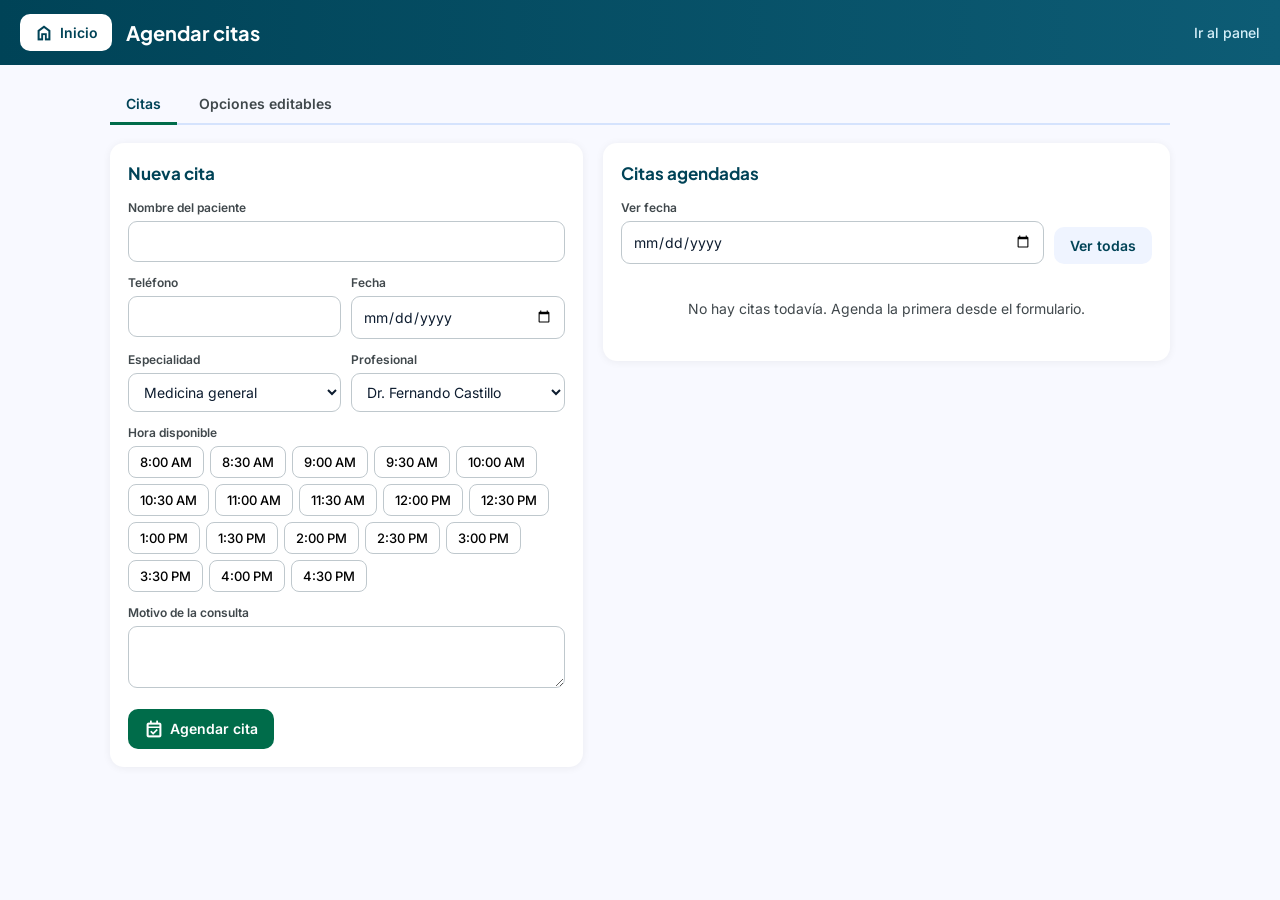
<file: citas.html>
<!DOCTYPE html>
<html lang="es"><head><meta charset="utf-8"><meta name="viewport" content="width=device-width,initial-scale=1">
<title>Agendar citas · Clínica Arias</title>
<link href="https://fonts.googleapis.com/css2?family=Inter:wght@400;500;600&family=Plus+Jakarta+Sans:wght@600;700&display=swap" rel="stylesheet">
<link href="https://fonts.googleapis.com/css2?family=Material+Symbols+Outlined:wght@400;600&display=swap" rel="stylesheet">
<style>
:root{--p:#004357;--pc:#0d5c75;--s:#006c4a;--sc:#82f5c1;--bg:#f8f9ff;--card:#fff;--tx:#0d1c2f;--mut:#40484c;--line:#d5e3fd;--soft:#eff4ff;--err:#ba1a1a;--errc:#ffdad6}
*{box-sizing:border-box}body{margin:0;background:var(--bg);color:var(--tx);font:14px/1.5 Inter,system-ui,sans-serif}
.ms{font-family:'Material Symbols Outlined';font-size:20px;vertical-align:middle;line-height:1}
h1,h2,h3{font-family:'Plus Jakarta Sans',Inter,sans-serif;margin:0;color:var(--p)}
header{background:linear-gradient(90deg,var(--p),var(--pc));color:#fff;padding:14px 20px;display:flex;align-items:center;gap:14px;flex-wrap:wrap;position:sticky;top:0;z-index:5}
header h1{color:#fff;font-size:20px;flex:1}
.home{display:inline-flex;align-items:center;gap:6px;background:#fff;color:var(--p);padding:8px 14px;border-radius:10px;font-weight:600;text-decoration:none}
.home:hover,.home:focus-visible{background:var(--sc)}
.link{color:#d6f0fa;text-decoration:none;font-weight:500}.link:hover{text-decoration:underline}
main{max-width:1100px;margin:0 auto;padding:20px}
.tabs{display:flex;gap:6px;margin-bottom:18px;border-bottom:2px solid var(--line)}
.tab{background:none;border:0;padding:10px 16px;font:600 14px Inter;color:var(--mut);cursor:pointer;border-bottom:3px solid transparent;margin-bottom:-2px}
.tab[aria-selected=true]{color:var(--p);border-color:var(--s)}
.grid{display:grid;grid-template-columns:minmax(0,5fr) minmax(0,6fr);gap:20px;align-items:start}
@media(max-width:860px){.grid{grid-template-columns:1fr}}
.card{background:var(--card);border-radius:14px;padding:18px;box-shadow:0 1px 8px rgba(0,0,0,.06)}
.card h2{font-size:17px;margin-bottom:12px}
label{display:block;font-weight:600;font-size:12px;margin:12px 0 4px;color:var(--mut)}
input,select,textarea{width:100%;padding:9px 11px;border:1px solid #bfc8cd;border-radius:9px;font:inherit;background:#fff;color:var(--tx)}
input:focus,select:focus,textarea:focus,button:focus-visible,a:focus-visible{outline:2px solid var(--pc);outline-offset:1px}
.row{display:grid;grid-template-columns:1fr 1fr;gap:10px}
.slots{display:flex;flex-wrap:wrap;gap:6px;margin-top:4px}
.slot{padding:7px 11px;border-radius:8px;border:1px solid #bfc8cd;background:#fff;cursor:pointer;font:500 13px Inter}
.slot[aria-pressed=true]{background:var(--s);border-color:var(--s);color:#fff}
.slot:disabled{background:var(--soft);color:#9aa5ab;text-decoration:line-through;cursor:not-allowed}
.btn{display:inline-flex;align-items:center;gap:6px;border:0;border-radius:10px;padding:10px 16px;font:600 14px Inter;cursor:pointer;background:var(--p);color:#fff}
.btn:hover{background:var(--pc)}.btn.g{background:var(--s)}.btn.l{background:var(--soft);color:var(--p)}.btn.d{background:var(--errc);color:var(--err)}
.btn.sm{padding:6px 10px;font-size:12px}
.cita{display:grid;grid-template-columns:78px 1fr auto;gap:12px;padding:12px 0;border-top:1px solid var(--line);align-items:center}
.cita:first-of-type{border-top:0}
.hora{font:700 15px 'Plus Jakarta Sans';color:var(--p);text-align:center;background:var(--soft);border-radius:10px;padding:8px 4px}
.hora small{display:block;font:500 11px Inter;color:var(--mut)}
.meta{color:var(--mut);font-size:12px}
.b{display:inline-block;padding:1px 8px;border-radius:99px;font-size:11px;font-weight:600;margin-left:6px}
.b.pendiente{background:#fff0cc;color:#7a5200}.b.confirmada{background:var(--sc);color:#00714e}.b.cancelada{background:var(--errc);color:var(--err)}
.acts{display:flex;gap:4px;flex-wrap:wrap;justify-content:flex-end}
.empty{color:var(--mut);padding:24px 0;text-align:center}
.item{display:flex;gap:8px;margin-bottom:8px}.item input{flex:1}.item select{flex:1}
.bar{display:flex;gap:10px;align-items:end;margin-bottom:10px}.bar>div{flex:1}
#toast{position:fixed;bottom:20px;left:50%;transform:translateX(-50%);background:var(--p);color:#fff;padding:11px 18px;border-radius:10px;opacity:0;pointer-events:none;transition:opacity .2s}
#toast.on{opacity:1}
@media(prefers-reduced-motion:reduce){#toast{transition:none}}
</style></head><body>
<header>
  <a class="home" href="index.html"><span class="ms">home</span>Inicio</a>
  <h1>Agendar citas</h1>
  <a class="link" href="panel.html">Ir al panel</a>
</header>
<main>
  <div class="tabs" role="tablist">
    <button class="tab" role="tab" id="t1" aria-selected="true" data-tab="agenda">Citas</button>
    <button class="tab" role="tab" id="t2" aria-selected="false" data-tab="opciones">Opciones editables</button>
  </div>

  <section id="agenda" class="grid">
    <div class="card">
      <h2>Nueva cita</h2>
      <form id="f" autocomplete="off">
        <label for="pac">Nombre del paciente</label><input id="pac" required>
        <div class="row">
          <div><label for="tel">Teléfono</label><input id="tel" type="tel" required></div>
          <div><label for="fecha">Fecha</label><input id="fecha" type="date" required></div>
        </div>
        <div class="row">
          <div><label for="esp">Especialidad</label><select id="esp"></select></div>
          <div><label for="med">Profesional</label><select id="med"></select></div>
        </div>
        <label>Hora disponible</label><div class="slots" id="slots"></div>
        <label for="mot">Motivo de la consulta</label><textarea id="mot" rows="2"></textarea>
        <p style="margin:16px 0 0"><button class="btn g" type="submit"><span class="ms">event_available</span>Agendar cita</button></p>
      </form>
    </div>
    <div class="card">
      <h2>Citas agendadas</h2>
      <div class="bar">
        <div><label for="ver" style="margin-top:0">Ver fecha</label><input id="ver" type="date"></div>
        <button class="btn l" id="todas" type="button">Ver todas</button>
      </div>
      <div id="lista"></div>
    </div>
  </section>

  <section id="opciones" hidden>
    <div class="grid">
      <div class="card">
        <h2>Especialidades</h2><div id="lEsp"></div>
        <div class="item"><input id="nEsp" placeholder="Nueva especialidad"><button class="btn g sm" id="aEsp" type="button">Agregar</button></div>
        <h2 style="margin-top:22px">Horario de atención</h2>
        <div class="row">
          <div><label for="ini">Desde</label><input id="ini" type="time"></div>
          <div><label for="fin">Hasta</label><input id="fin" type="time"></div>
        </div>
        <label for="paso">Duración de cada cita (minutos)</label><input id="paso" type="number" min="10" max="120" step="5">
      </div>
      <div class="card">
        <h2>Profesionales</h2><div id="lMed"></div>
        <button class="btn g sm" id="aMed" type="button"><span class="ms">add</span>Agregar profesional</button>
        <p class="meta" style="margin-top:18px">Los cambios se guardan solos en este navegador.</p>
        <button class="btn d sm" id="reset" type="button">Restablecer valores iniciales</button>
      </div>
    </div>
  </section>
</main>
<div id="toast" role="status"></div>
<script>
const KC='arias_citas_v1',KG='arias_cfg_v1';
const DEF={esp:['Medicina general','Pediatría','Ginecología','Cardiología','Laboratorio clínico'],
 med:[{n:'Dr. Fernando Castillo',e:'Medicina general'},{n:'Profesional por asignar',e:'Pediatría'}],ini:'08:00',fin:'16:30',paso:30};
const $=s=>document.querySelector(s);
const esc=s=>String(s).replace(/[&<>"']/g,c=>({'&':'&amp;','<':'&lt;','>':'&gt;','"':'&quot;',"'":'&#39;'}[c]));
function ld(k,d){try{return JSON.parse(localStorage.getItem(k))||d}catch(e){return d}}
function sv(k,v){try{localStorage.setItem(k,JSON.stringify(v))}catch(e){}}
let cfg=ld(KG,JSON.parse(JSON.stringify(DEF))),citas=ld(KC,[]),sel='',ver='';
const saveC=()=>sv(KC,citas),saveG=()=>sv(KG,cfg);
function toast(m){const t=$('#toast');t.textContent=m;t.classList.add('on');setTimeout(()=>t.classList.remove('on'),2200)}
const h12=h=>{let[a,b]=h.split(':').map(Number);return (a%12||12)+':'+String(b).padStart(2,'0')+(a<12?' AM':' PM')};
const fmtF=f=>{const[y,m,d]=f.split('-');return d+'/'+m+'/'+y};
function horas(){const r=[],[a,b]=cfg.ini.split(':').map(Number),[c,d]=cfg.fin.split(':').map(Number),p=Math.max(5,+cfg.paso||30);
 for(let t=a*60+b;t<=c*60+d;t+=p)r.push(String(t/60|0).padStart(2,'0')+':'+String(t%60).padStart(2,'0'));return r}
const opts=(a,v)=>a.map(x=>`<option${x===v?' selected':''}>${esc(x)}</option>`).join('');

function tab(n){['agenda','opciones'].forEach(i=>$('#'+i).hidden=i!==n);
 document.querySelectorAll('.tab').forEach(b=>b.setAttribute('aria-selected',b.dataset.tab===n));if(n==='agenda')pintaForm()}
document.querySelectorAll('.tab').forEach(b=>b.onclick=()=>tab(b.dataset.tab));

function pintaForm(){
 const e=$('#esp').value||cfg.esp[0];$('#esp').innerHTML=opts(cfg.esp,e);
 const ms=cfg.med.filter(m=>m.e===$('#esp').value).map(m=>m.n);
 $('#med').innerHTML=ms.length?opts(ms,$('#med').value):'<option value="">Cualquier profesional</option>';
 pintaSlots()}
function pintaSlots(){
 const f=$('#fecha').value,m=$('#med').value,e=$('#esp').value;
 const tom=new Set(citas.filter(c=>c.fecha===f&&c.estado!=='cancelada'&&c.esp===e&&c.med===m).map(c=>c.hora));
 if(tom.has(sel))sel='';
 $('#slots').innerHTML=horas().map(h=>`<button type="button" class="slot" data-h="${h}" aria-pressed="${h===sel}"${tom.has(h)?' disabled':''}>${h12(h)}</button>`).join('')}
$('#slots').onclick=e=>{const b=e.target.closest('.slot');if(!b||b.disabled)return;sel=b.dataset.h;pintaSlots()};
$('#esp').onchange=pintaForm;$('#med').onchange=pintaSlots;$('#fecha').onchange=pintaSlots;
$('#fecha').min=new Date().toISOString().slice(0,10);

$('#f').onsubmit=e=>{e.preventDefault();
 if(!sel){toast('Elige una hora disponible');return}
 citas.push({id:Date.now(),pac:$('#pac').value.trim(),tel:$('#tel').value.trim(),fecha:$('#fecha').value,hora:sel,
  esp:$('#esp').value,med:$('#med').value,mot:$('#mot').value.trim(),estado:'pendiente'});
 saveC();sel='';$('#pac').value=$('#tel').value=$('#mot').value='';pintaSlots();pintaLista();toast('Cita agendada')};

function pintaLista(){
 let l=citas.slice().sort((a,b)=>(a.fecha+a.hora).localeCompare(b.fecha+b.hora));if(ver)l=l.filter(c=>c.fecha===ver);
 $('#lista').innerHTML=l.length?l.map(c=>`<div class="cita"><div class="hora">${h12(c.hora)}<small>${fmtF(c.fecha)}</small></div>
 <div><strong>${esc(c.pac)}</strong><span class="b ${c.estado}">${c.estado}</span>
 <div class="meta">${esc(c.esp)}${c.med?' · '+esc(c.med):''} · ${esc(c.tel)}</div>${c.mot?`<div class="meta">${esc(c.mot)}</div>`:''}</div>
 <div class="acts">${c.estado==='pendiente'?`<button class="btn g sm" data-a="ok" data-i="${c.id}">Confirmar</button>`:''}
 ${c.estado!=='cancelada'?`<button class="btn l sm" data-a="no" data-i="${c.id}">Cancelar</button>`:''}
 <button class="btn d sm" data-a="del" data-i="${c.id}" aria-label="Eliminar cita"><span class="ms" style="font-size:16px">delete</span></button></div></div>`).join('')
 :'<div class="empty">No hay citas'+(ver?' para esa fecha':' todavía')+'. Agenda la primera desde el formulario.</div>'}
$('#lista').onclick=e=>{const b=e.target.closest('button');if(!b)return;const i=+b.dataset.i,c=citas.find(x=>x.id===i);
 if(b.dataset.a==='ok')c.estado='confirmada';if(b.dataset.a==='no')c.estado='cancelada';
 if(b.dataset.a==='del'){if(!confirm('¿Eliminar esta cita?'))return;citas=citas.filter(x=>x.id!==i)}
 saveC();pintaLista();pintaSlots()};
$('#ver').onchange=e=>{ver=e.target.value;pintaLista()};$('#todas').onclick=()=>{ver='';$('#ver').value='';pintaLista()};

function pintaOpc(){
 $('#lEsp').innerHTML=cfg.esp.map((x,i)=>`<div class="item"><input data-k="esp" data-i="${i}" value="${esc(x)}" aria-label="Especialidad"><button class="btn d sm" data-del="esp" data-i="${i}" aria-label="Quitar especialidad"><span class="ms" style="font-size:16px">delete</span></button></div>`).join('');
 $('#lMed').innerHTML=cfg.med.map((m,i)=>`<div class="item"><input data-k="mn" data-i="${i}" value="${esc(m.n)}" aria-label="Nombre del profesional"><select data-k="me" data-i="${i}" aria-label="Especialidad del profesional">${opts(cfg.esp,m.e)}</select><button class="btn d sm" data-del="med" data-i="${i}" aria-label="Quitar profesional"><span class="ms" style="font-size:16px">delete</span></button></div>`).join('');
 $('#ini').value=cfg.ini;$('#fin').value=cfg.fin;$('#paso').value=cfg.paso}
$('#opciones').addEventListener('change',e=>{const t=e.target,i=+t.dataset.i;
 if(t.dataset.k==='esp'){const v=t.value.trim();if(!v){pintaOpc();return}const old=cfg.esp[i];cfg.esp[i]=v;cfg.med.forEach(m=>{if(m.e===old)m.e=v});citas.forEach(c=>{if(c.esp===old)c.esp=v});saveC()}
 if(t.dataset.k==='mn'){const old=cfg.med[i].n;cfg.med[i].n=t.value.trim()||old;citas.forEach(c=>{if(c.med===old)c.med=cfg.med[i].n});saveC()}
 if(t.dataset.k==='me')cfg.med[i].e=t.value;
 if(t.id==='ini')cfg.ini=t.value||cfg.ini;if(t.id==='fin')cfg.fin=t.value||cfg.fin;if(t.id==='paso')cfg.paso=Math.max(5,+t.value||30);
 saveG();pintaOpc();toast('Cambios guardados')});
$('#opciones').addEventListener('click',e=>{const b=e.target.closest('[data-del]');if(!b)return;const i=+b.dataset.i;
 if(b.dataset.del==='esp'){if(cfg.esp.length<2){toast('Debe quedar al menos una especialidad');return}const x=cfg.esp[i];cfg.esp.splice(i,1);cfg.med=cfg.med.filter(m=>m.e!==x)}
 else cfg.med.splice(i,1);saveG();pintaOpc()});
$('#aEsp').onclick=()=>{const v=$('#nEsp').value.trim();if(!v||cfg.esp.includes(v))return;cfg.esp.push(v);$('#nEsp').value='';saveG();pintaOpc();toast('Especialidad agregada')};
$('#aMed').onclick=()=>{cfg.med.push({n:'Nuevo profesional',e:cfg.esp[0]});saveG();pintaOpc()};
$('#reset').onclick=()=>{if(!confirm('Se restablecerán especialidades, profesionales y horario. Las citas no se borran.'))return;cfg=JSON.parse(JSON.stringify(DEF));saveG();pintaOpc();toast('Valores restablecidos')};

pintaForm();pintaLista();pintaOpc();
</script></body></html>
</file>
